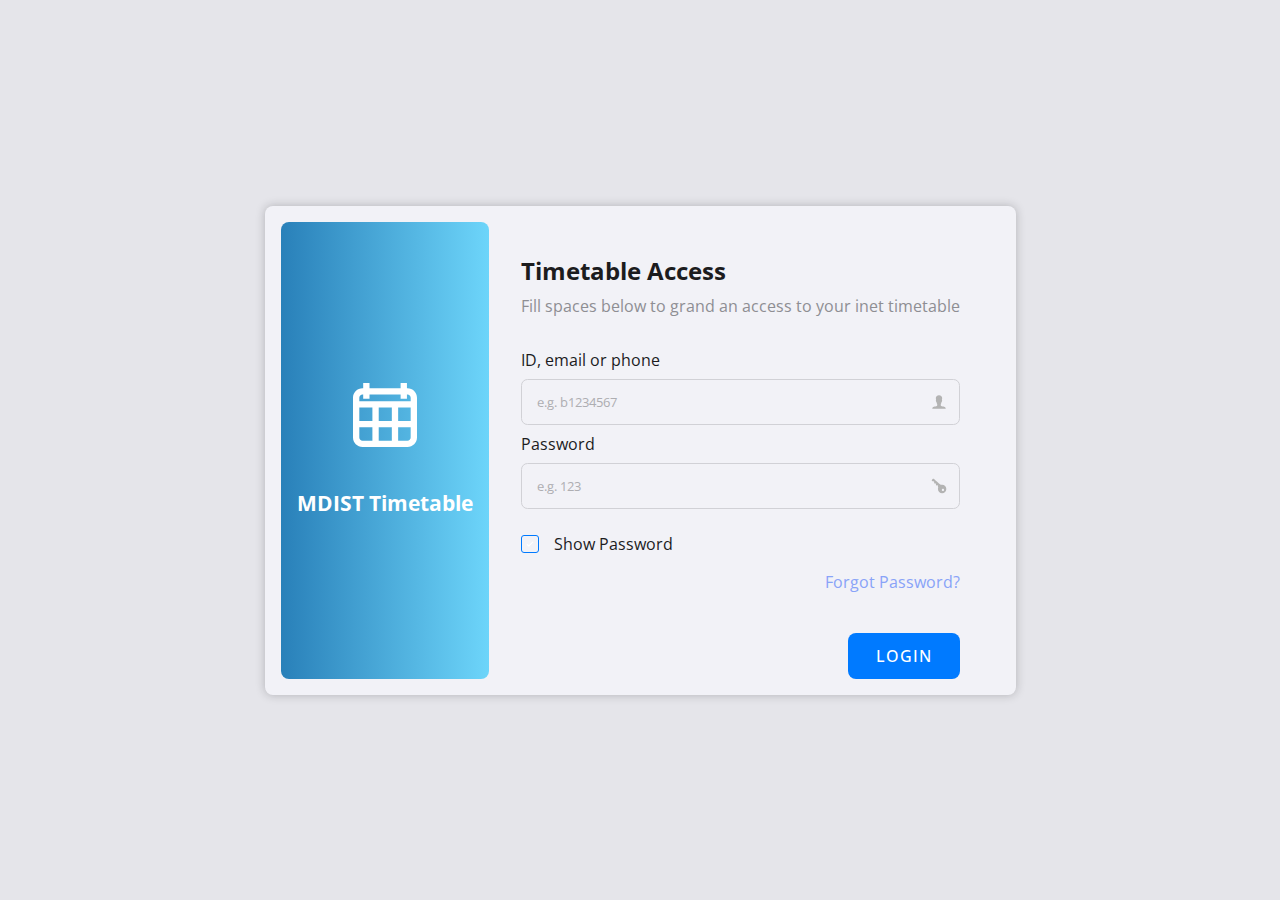
<file: index.html>
<!DOCTYPE html>
<html lang="en">

<head>
    <meta charset="UTF-8">
    <meta name="viewport" content="width=device-width, initial-scale=1.0">
    <title>MDIST Timetable</title>
    <link rel="preconnect" href="https://fonts.googleapis.com">
    <link rel="preconnect" href="https://fonts.gstatic.com" crossorigin>
    <link href="https://fonts.googleapis.com/css2?family=Open+Sans:wght@400;500;600;700&display=swap" rel="stylesheet">
    <link rel="shortcut icon" href="./assets/logos/favicon-circle.png" type="image/png"> 
    <link rel="apple-touch-icon" href="./assets/logos/favicon-curved.png" type="image/png">


    <link rel="stylesheet" href="./css/style.css">
    <link rel="stylesheet" href="./css/index.css">
    <script src="./js/script.js"></script>
    <script src="./js/index.js" defer></script>
</head>

<body>
    <header>
        <h1>Good <span class="salutation">Morning</span>, <br><span class="bold">&nbsp;</span></h1>
        <div class="avatar">
            <img src="" onerror="this.style.opacity = '0'" onload="this.style.opacity = '1'">
        </div>
    </header>
    <nav>
        <ul class="calendar">
            <div class="placer"></div>
            <li><button data-nav-dir="-1"><object data="./assets/icons/ios-arrow-back.svg" style="width: 24px; aspect-ratio: 1;"></object></button></li>
            <li><input type="radio" name="date" id="day-1"><label for="day-1" data-date class="bold"><span
                        class="date">18</span><span class="week-name medium">Mo</span></label></li>
            <li><input type="radio" name="date" id="day-2"><label for="day-2" data-date class="bold"><span
                        class="date">19</span><span class="week-name medium">Tu</span></label></li>
            <li><input type="radio" name="date" id="day-3"><label for="day-3" data-date class="bold"><span
                        class="date">20</span><span class="week-name medium">We</span></label></li>
            <li><input type="radio" name="date" id="day-4"><label for="day-4" data-date class="bold"><span
                        class="date">21</span><span class="week-name medium">Th</span></label></li>
            <li><input type="radio" name="date" id="day-5"><label for="day-5" data-date class="bold"><span
                        class="date">22</span><span class="week-name medium">Fr</span></label></li>
            <li><input type="radio" name="date" id="day-6"><label for="day-6" data-date class="bold"><span
                        class="date">23</span><span class="week-name medium">Sa</span></label></li>
            <li><input type="radio" name="date" id="day-7"><label for="day-7" data-date class="bold"><span
                        class="date">24</span><span class="week-name medium">Su</span></label></li>
            <li><button data-nav-dir="1"><object data="./assets/icons/ios-arrow-forward.svg" style="width: 24px; aspect-ratio: 1;"></object></button></li>
        </ul>
    </nav>
    <main>
        <div class="header">
            <h2 class="title bold" data-diff="0">Schedule Today</h2>
            <a href="./plans.html" class="plans">Show plans</a>
        </div>
        <div class="lessons" day="1">
            <div class="loader"><div class="bouncer" style="--i: 1"></div><div class="bouncer" style="--i: 2"></div><div class="bouncer" style="--i: 3"></div></div>
        </div>
        <div class="lessons" day="2">
            <div class="loader"><div class="bouncer" style="--i: 1"></div><div class="bouncer" style="--i: 2"></div><div class="bouncer" style="--i: 3"></div></div>
        </div>
        <div class="lessons" day="3">
            <div class="loader"><div class="bouncer" style="--i: 1"></div><div class="bouncer" style="--i: 2"></div><div class="bouncer" style="--i: 3"></div></div>
        </div>
        <div class="lessons" day="4">
            <div class="loader"><div class="bouncer" style="--i: 1"></div><div class="bouncer" style="--i: 2"></div><div class="bouncer" style="--i: 3"></div></div>
        </div>
        <div class="lessons" day="5">
            <div class="loader"><div class="bouncer" style="--i: 1"></div><div class="bouncer" style="--i: 2"></div><div class="bouncer" style="--i: 3"></div></div>
        </div>
        <div class="lessons" day="6">
            <div class="loader"><div class="bouncer" style="--i: 1"></div><div class="bouncer" style="--i: 2"></div><div class="bouncer" style="--i: 3"></div></div>
        </div>
        <div class="lessons" day="7"></div>
    </main>

    <footer>
        <p>To contact or report a bug: <a href="https://t.me/MDIST_Timetable" target="_blank">Telegram Channel</a></p>
    </footer>

    <template id="lesson">
        <div class="lesson">
            <div class="data">
                <h2 class="name bold"></h2>
                <span class="type" type=""></span>
                <time class="medium"></time>
                <div class="check"><span class="in">--:--</span> — <span class="out">--:--</span></div>
            </div>
            <div class="data">
                <h3 class="teacher semi-bold"></h3>
                <div class="venue">Venue: <span class="room medium"></span></div>
            </div>
        </div>
    </template>
</body>

</html>
</file>
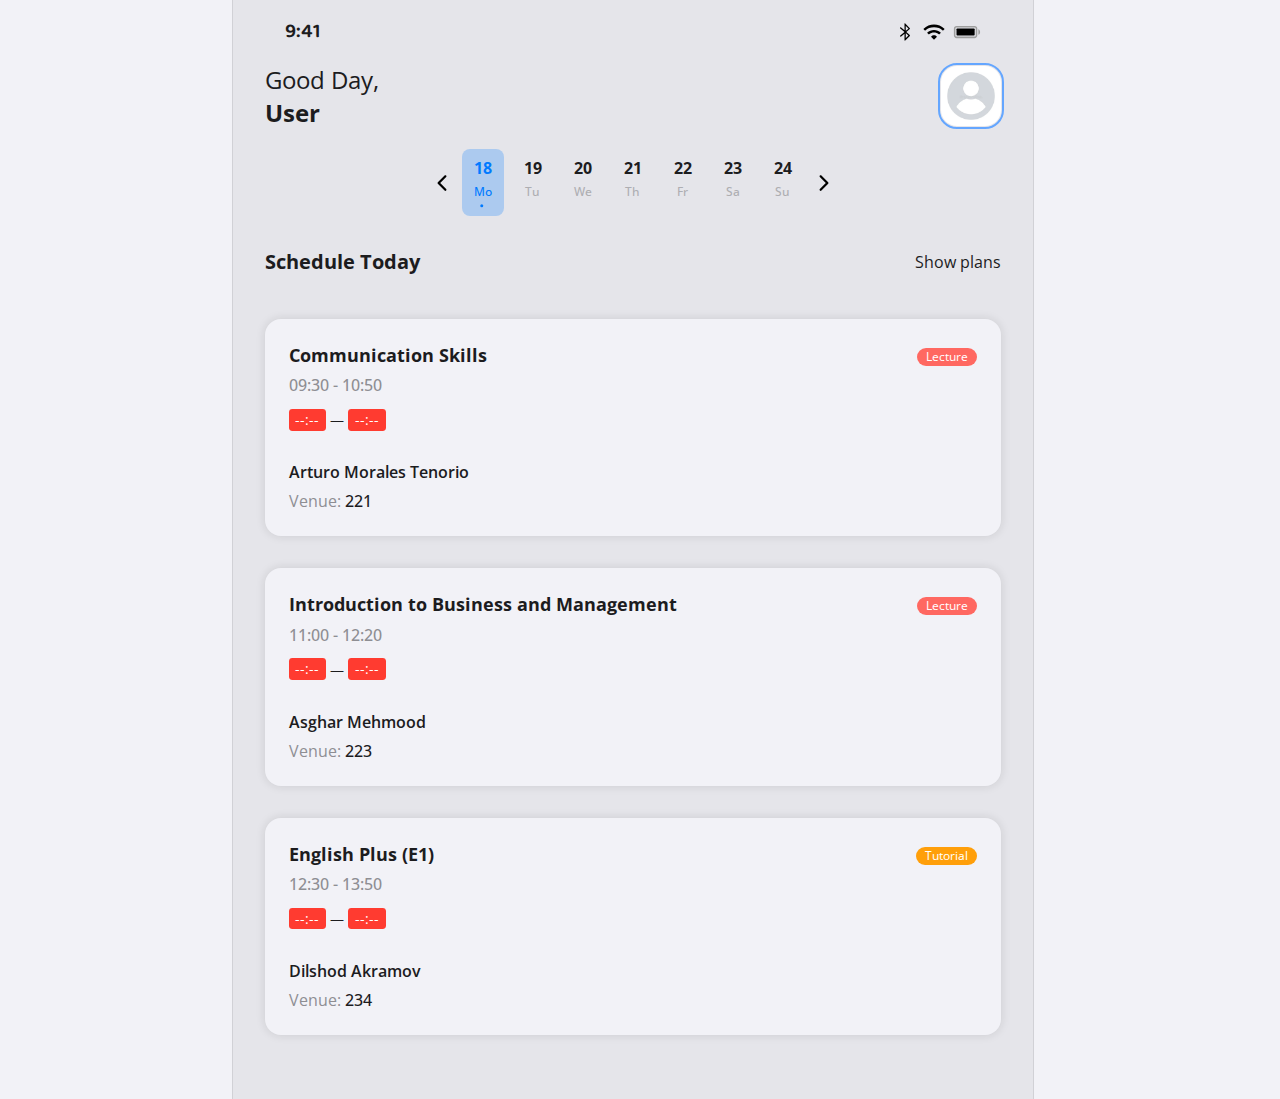
<file: demo.html>
<!DOCTYPE html>
<html lang="en">

<head>
    <meta charset="UTF-8">
    <meta name="viewport" content="width=device-width, initial-scale=1.0">
    <title>DEMO - MDIST Timetable</title>
    <link rel="preconnect" href="https://fonts.googleapis.com">
    <link rel="preconnect" href="https://fonts.gstatic.com" crossorigin>
    <link href="https://fonts.googleapis.com/css2?family=Baloo+Bhai+2:wght@600&family=Open+Sans:wght@400;500;600;700&display=swap" rel="stylesheet">
    <link rel="shortcut icon" href="./assets/logos/favicon-circle.png" type="image/png"> 
    <link rel="apple-touch-icon" href="./assets/logos/favicon-curved.png" type="image/png">


    <link rel="stylesheet" href="./css/style.css">
    <link rel="stylesheet" href="./css/index.css">
</head>
<body onload="alert('This is not an actual website. This page is used for demo purposes.')" style="padding-top: 0;">
    <div class="ios-nav" style="padding-inline: 1em;margin-block: .75em;display: flex;align-items: center;justify-content: space-between; font-family: 'Baloo Bhai 2'; font-weight: 600; font-size: 20px;">
        <div class="ios-time">9:41</div>
        <div class="ios-icons" style="display: flex;gap: .35em;align-items: center;">
            <object data="./assets/demo/ios-bluetooth.svg" style="filter: var(--clr-text-nav-icon);"></object>
            <object data="./assets/demo/ios-wifi.svg" style="filter: var(--clr-text-nav-icon);"></object>
            <object data="./assets/demo/ios-battery-full.svg" style="filter: var(--clr-text-nav-icon);"></object>
        </div>
    </div>
    <header>
        <h1>Good <span class="salutation">Day</span>, <br><span class="bold">User</span></h1>
        <div class="avatar">
            <img src="./assets/demo/avatar.jpg" onerror="this.style.opacity = '0'" onload="this.style.opacity = '1'">
        </div>
    </header>
    <nav>
        <ul class="calendar">
            <li><button data-nav-dir="-1"><object data="./assets/icons/ios-arrow-back.svg"
                        style="width: 24px; aspect-ratio: 1;"></object></button></li>
            <li style="border-radius: 0.5em;background-color: var(--clr-bg-placer);"><input type="radio" name="date"
                    id="day-1" class="today" checked><label for="day-1" data-date class="bold"><span
                        class="date">18</span><span class="week-name medium">Mo</span></label></li>
            <li><input type="radio" name="date" id="day-2"><label for="day-2" data-date class="bold"><span
                        class="date">19</span><span class="week-name medium">Tu</span></label></li>
            <li><input type="radio" name="date" id="day-3"><label for="day-3" data-date class="bold"><span
                        class="date">20</span><span class="week-name medium">We</span></label></li>
            <li><input type="radio" name="date" id="day-4"><label for="day-4" data-date class="bold"><span
                        class="date">21</span><span class="week-name medium">Th</span></label></li>
            <li><input type="radio" name="date" id="day-5"><label for="day-5" data-date class="bold"><span
                        class="date">22</span><span class="week-name medium">Fr</span></label></li>
            <li><input type="radio" name="date" id="day-6"><label for="day-6" data-date class="bold"><span
                        class="date">23</span><span class="week-name medium">Sa</span></label></li>
            <li><input type="radio" name="date" id="day-7"><label for="day-7" data-date class="bold"><span
                        class="date">24</span><span class="week-name medium">Su</span></label></li>
            <li><button data-nav-dir="1"><object data="./assets/icons/ios-arrow-forward.svg"
                        style="width: 24px; aspect-ratio: 1;"></object></button></li>
        </ul>
    </nav>
    <main>
        <div class="header">
            <h2 class="title bold" data-diff="0">Schedule Today</h2>
            <a href="./plans.html" class="plans">Show plans</a>
        </div>
        <div class="lessons show" day="1">
            <div class="lesson">
                <div class="data">
                    <h2 class="name bold">Communication Skills</h2>
                    <span class="type" type="lecture">lecture</span>
                    <time class="medium">09:30 - 10:50</time>
                    <div class="check"><span class="in">--:--</span> — <span class="out">--:--</span></div>
                </div>
                <div class="data">
                    <h3 class="teacher semi-bold">Arturo Morales Tenorio</h3>
                    <div class="venue">Venue: <span class="room medium">221</span></div>
                </div>
            </div>
            <div class="lesson">
                <div class="data">
                    <h2 class="name bold">Introduction to Business and Management</h2>
                    <span class="type" type="lecture">lecture</span>
                    <time class="medium">11:00 - 12:20</time>
                    <div class="check"><span class="in">--:--</span> — <span class="out">--:--</span></div>
                </div>
                <div class="data">
                    <h3 class="teacher semi-bold">Asghar Mehmood</h3>
                    <div class="venue">Venue: <span class="room medium">223</span></div>
                </div>
            </div>
            <div class="lesson">
                <div class="data">
                    <h2 class="name bold">English Plus (E1)</h2>
                    <span class="type" type="tutorial">tutorial</span>
                    <time class="medium">12:30 - 13:50</time>
                    <div class="check"><span class="in">--:--</span> — <span class="out">--:--</span></div>
                </div>
                <div class="data">
                    <h3 class="teacher semi-bold">Dilshod Akramov</h3>
                    <div class="venue">Venue: <span class="room medium">234</span></div>
                </div>
            </div>
        </div>
</body>

</html>
</file>
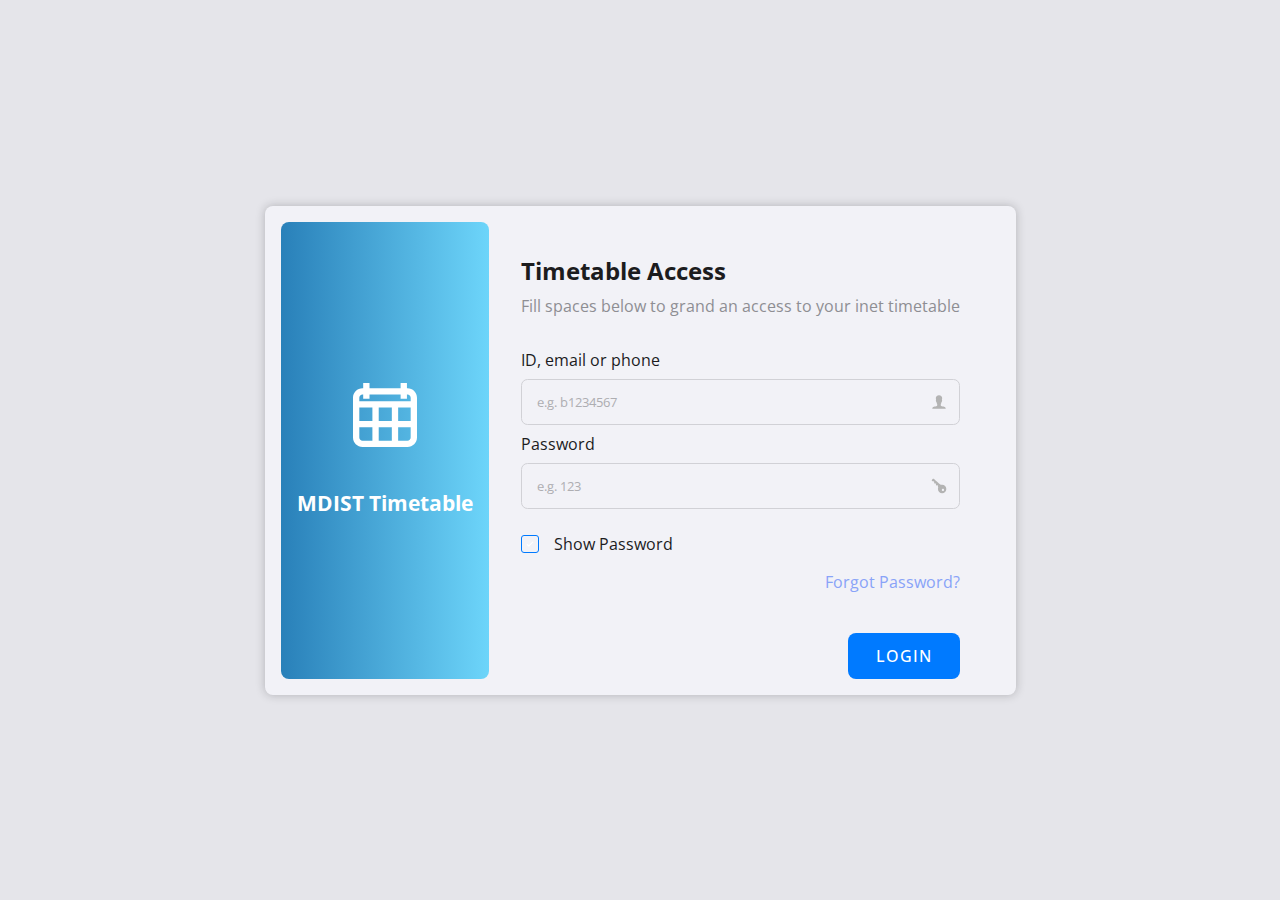
<file: login.html>
<!DOCTYPE html>
<html lang="en">

<head>
    <meta charset="UTF-8">
    <meta name="viewport" content="width=device-width, initial-scale=1.0">
    <title>Login | MDIST Timetable</title>
    <link rel="preconnect" href="https://fonts.googleapis.com">
    <link rel="preconnect" href="https://fonts.gstatic.com" crossorigin>
    <link href="https://fonts.googleapis.com/css2?family=Open+Sans:wght@400;500;600;700&display=swap" rel="stylesheet">
    <link rel="shortcut icon" href="./assets/logos/favicon-circle.png" type="image/png"> 
    <link rel="apple-touch-icon" href="./assets/logos/favicon-curved.png" type="image/png">

    <link rel="stylesheet" href="./css/style.css">
    <link rel="stylesheet" href="./css/login.css">

    <script src="./js/script.js"></script>
    <script src="./js/login.js" defer></script>
</head>

<body>
    
    
    <div class="form-center">
        <div class="stack">

            <div class="logo bold">
                <object data="./assets/icons/logo.svg" style="width: 64px; aspect-ratio: 1;"></object>
                MDIST Timetable
            </div>
        </div>
        <div class="stack">

            <h2 class="bold">Timetable Access</h2>
            <p>Fill spaces below to grand an access to your inet timetable</p>
            <form method="POST" id="user-login">
                <label for="username">ID, email or phone</label>
                <div class="input-control">
                    <input type="text" autocomplete="username" name="username" id="username" placeholder="e.g. b1234567">
                    <div class="icon">
                        <object data="./assets/icons/ios-person.svg" style="width: 18px; aspect-ratio: 1;"></object>
                    </div>
                </div>
                <label for="password">Password</label>
                <div class="input-control">
                    <input type="password" autocomplete="current-password" name="password" id="password" placeholder="e.g. 123">
                    <div class="icon">
                        <object data="./assets/icons/ios-key.svg" style="width: 18px; aspect-ratio: 1;"></object>
                    </div>
                </div>
                <div class="show-password">
                    <input type="checkbox" id="show-password">
                    <div class="checkbox"></div>
                    <label for="show-password">Show Password</label>
                </div>
                <a href="https://inet.mdis.uz/auth/forgot-password">Forgot Password?</a>
                <button type="submit">LOGIN</button>
            </form>
        </div>
    </div>
</body>

</html>
</file>
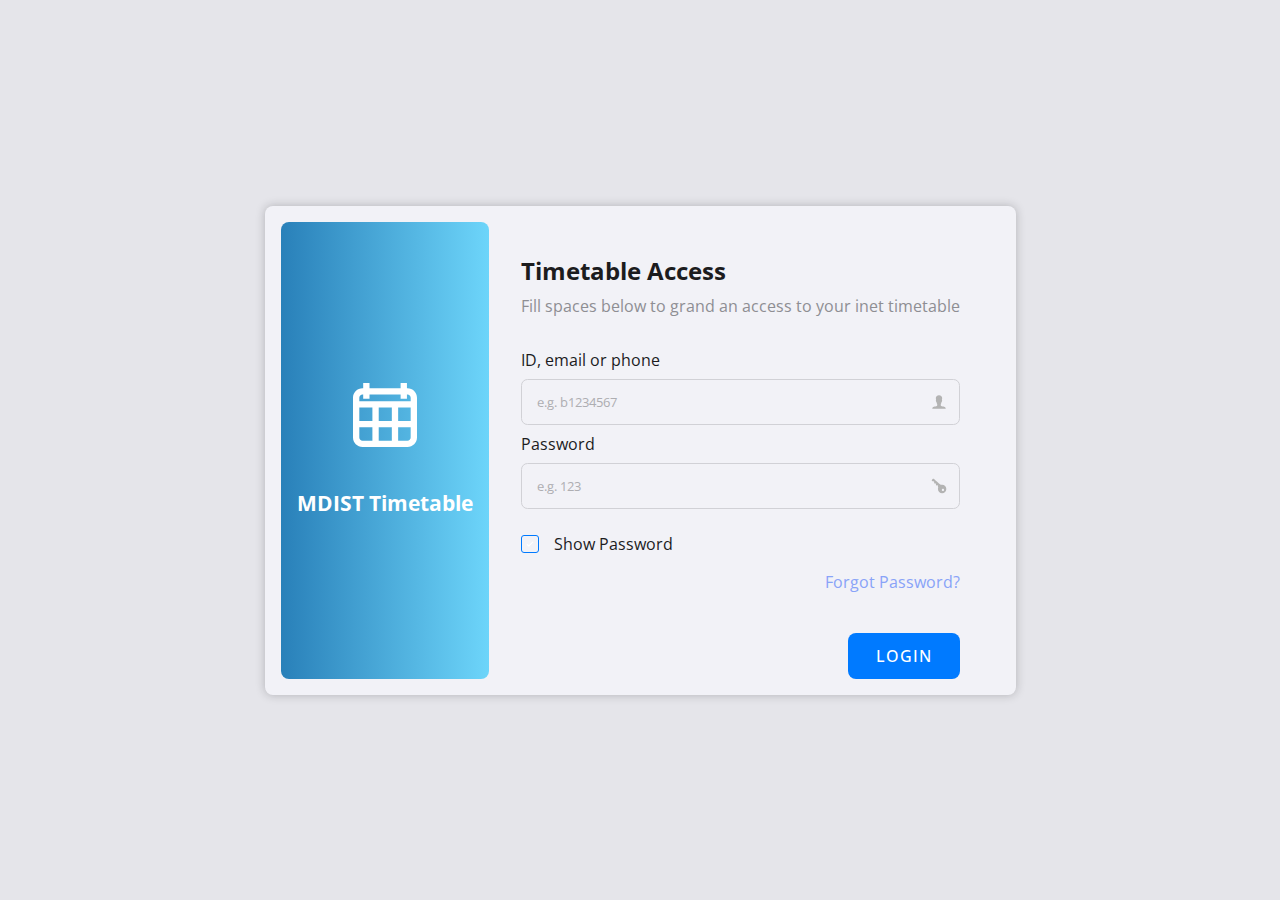
<file: plans.html>
<!DOCTYPE html>
<html lang="en">

<head>
    <meta charset="UTF-8">
    <meta name="viewport" content="width=device-width, initial-scale=1.0">
    <title>MDIST Plans</title>
    <link rel="preconnect" href="https://fonts.googleapis.com">
    <link rel="preconnect" href="https://fonts.gstatic.com" crossorigin>
    <link href="https://fonts.googleapis.com/css2?family=Open+Sans:wght@400;500;600;700&display=swap" rel="stylesheet">
    <link rel="shortcut icon" href="./assets/logos/favicon-circle.png" type="image/png"> 
    <link rel="apple-touch-icon" href="./assets/logos/favicon-curved.png" type="image/png">

    <link rel="stylesheet" href="./css/style.css">
    <link rel="stylesheet" href="./css/plans.css">

    <script src="./js/script.js"></script>
    <script src="./js/plans.js" defer></script>
</head>

<body>
    <header>
        <h1>Good <span class="salutation">Morning</span>, <br><span class="bold">&nbsp;</span></h1>
        <div class="avatar">
            <img src="" onerror="this.style.opacity = '0'" onload="this.style.opacity = '1'">
        </div>
        <div class="student-info">
            <p class="faculty">Faculty: <span class="semi-bold">Foundation Programme</span></p>
            <p class="group">Group: <span class="semi-bold">100</span></p>
        </div>
    </header>
    <main>
        <a href="./index.html"><object data="./assets/icons/ios-arrow-back.svg"
                style="width: 1em; aspect-ratio: 1; filter: var(--clr-text-nav-icon);"></object>Back to Timetable</a>

        <div class="absents">
            <h1>Your absents for</h1>
            <div class="selects">
                <div class="custom-select">
                    <h5 class="selected-value">2024-2025</h5>
                    <ul id="academic-year" style="--selected-item: 4">
                        <li value="81" data-semesters="[102, 121]">2020-2021</li>
                        <li value="121" data-semesters="[162, 163]">2021-2022</li>
                        <li value="141" data-semesters="[181, 182]">2022-2023</li>
                        <li value="165" data-semesters="[201, 202]">2023-2024</li>
                        <li value="182" data-semesters="[241, 242]" class="selected">2024-2025</li>
                    </ul>
                </div>
                <div class="custom-select">
                    <h5 class="selected-value">2-semester</h5>
                    <ul class="semester" id="semester" style="--selected-item: 1">
                        <li value="241">1-semester</li>
                        <li value="242" class="selected">2-semester</li>
                    </ul>
                </div>
            </div>
            <div class="absents-container"></div>
        </div>
    </main>

    <footer>
        <p>To contact or report a bug: <a href="https://t.me/MDIST_Timetable" target="_blank">Telegram Channel</a></p>
    </footer>

    <template id="attendances">
        <div class="absent">
            <div class="heading-info">
                <h4 class="name"></h4>
                <h5 class="count"></h5>
            </div>
            <ul class="detailed-info">
                <li data-cell="module code"></li>
                <li data-cell="total lessons"></li>
                <li data-cell="total hours"></li>
                <li data-cell="seminar hours"></li>
                <li data-cell="lecture hours"></li>
                <!-- <button class="check-attendances">Check Attendances</button> -->
            </ul>
            <button class="show-info more" data-module-id="">Show More</button>
        </div>
    </template>

</body>

</html>
</file>
<file: css/style.css>
*,
*::before,
*::after {
    margin: 0;
    padding: 0;
    font: inherit;
    box-sizing: border-box;
    touch-action: pan-y;

}


html {
    scrollbar-gutter: stable;
    scroll-behavior: smooth;
    overflow-x: hidden;
}


body {
    min-height: 100dvh;
    overflow-x: hidden;
}

ul:not([role=list]),
ol:not([role=list]) {
    list-style: none;
}

picture,
img,
object,
figure {
    display: block;
}

object,
figure {
    pointer-events: none;
}

input[type=text],
input[type=number],
input[type=password],
input[type=search],
input[type=email] {
    border: 0;
    outline: transparent;
    background-color: inherit;
    width: 100%;
}

button {
    border: 0;
    outline: transparent;
    background-color: transparent;
    cursor: pointer;
    -webkit-tap-highlight-color: transparent;
}

a {
    text-decoration: none;
    color: inherit;
    -webkit-tap-highlight-color: transparent;
}

.text-center {
    text-align: center;
}

.medium {
    font-weight: 500;
}

.semi-bold {
    font-weight: 600;
}

.bold {
    font-weight: 700;
}


:root {
    --clr-bg-body: #E5E5EA;
    --clr-bg-html: #F2F2F7;
    --clr-text-body: #1C1C1E;
    --clr-primary: #007AFF;
    --clr-bg-placer: color-mix(in lab, var(--clr-primary) 25%, transparent);
    --clr-bg-lesson-lecture: #FF6861;
    --clr-bg-lesson-tutorial: #FF9F0A;
    --clr-bg-lesson-event: #30DB5B;
    --clr-text-lesson-time: #8E8E93;
    --clr-check-in-false: #FF3B30;
    --clr-check-in-true: #34C759;
    --clr-weekname: #AEAEB2;
    --clr-outline-body: #D1D1D6;
    --clr-white: #fff;
    
    
    --url-icon-checkmark: url(../assets/icons/ios-checkmark-light.svg);
    --url-icon-dropdown: url(../assets/icons/ios-arrow-down-light.svg);
    --url-icon-dropup: url(../assets/icons/ios-arrow-up-light.svg);
}

@media (prefers-color-scheme: dark) {
    :root {
        --clr-weekname: #636366;
        --clr-bg-body: #2C2C2E;
        --clr-bg-html: #1C1C1E;
        --clr-primary: #0A84FF;
        --clr-outline-body: #3A3A3C;
        --clr-text-body: hsl(0, 0%, 100%);
        --clr-bg-placer: color-mix(in lab, var(--clr-primary) 20%, transparent);
        --clr-text-nav-icon: contrast(0) brightness(2);
        --url-icon-checkmark: url(../assets/icons/ios-checkmark-dark.svg);
        --url-icon-dropdown: url(../assets/icons/ios-arrow-down-dark.svg);
        --url-icon-dropup: url(../assets/icons/ios-arrow-up-dark.svg);
    }
}

html {
    background-color: var(--clr-bg-html);
}

body {
    font-family: 'Open Sans', system-ui, sans-serif;
    padding: 2em;
    max-width: 800px;
    margin-inline: auto;
    background-color: var(--clr-bg-body);
    outline: 1px solid var(--clr-outline-body);
    color: var(--clr-text-body);
}


header {
    display: grid;
    grid-template-columns: 1fr auto;
    align-items: center;
    gap: .5em 2em;
}

header>h1 {
    font-size: 1.5em;
}

header span.bold {
    text-transform: capitalize;
}

header>.avatar {
    outline: 2px solid color-mix(in oklab, var(--clr-primary) 70%, white);
    outline-offset: 1px;
    border-radius: 1em;
}

header img {
    width: 3.75em;
    aspect-ratio: 1;
    border-radius: inherit;
    background-color: var(--clr-text-lesson-time);
    transition: opacity 300ms linear;
}

header .student-info {
    font-size: .85em;
    display: flex;
    flex-direction: column;
    gap: .5em;
    color: var(--clr-text-lesson-time);
}

.student-info span {
    color: var(--clr-text-body);
    text-transform: capitalize;
}

.alert-h3 {
    font-size: 1.125em;
    font-weight: 700;
    text-align: center;
}


footer {
    margin-top: 1.5em;
    font-size: .75em;
}

footer a {
    color: var(--clr-primary);
}


@media (max-width: 420px) {
    body {
        font-size: 13px;
    }
}

@media (max-width: 340px) {
    nav {
        font-size: 11px;
    }
}
</file>
<file: css/index.css>
body {
    display: flex;
    flex-direction: column;
}



nav {
    margin-block: 1.25em;
}

.calendar {
    position: relative;
    display: flex;
    gap: .5em;
    justify-content: center;
    user-select: none;
    -webkit-tap-highlight-color: transparent;
}

.calendar>.placer {
    position: absolute;
    border-radius: .5em;
    background-color: var(--clr-bg-placer);
    transition: 150ms ease-in-out;
}

.calendar input[type=radio] {
    appearance: none;
    -webkit-appearance: none;
    display: none;
}

.calendar > li {
    display: grid;
    place-items: var(--clr-check-in-true);
}

.calendar li object {
    filter: var(--clr-text-nav-icon);
}

.calendar label {
    --padding-bottom: 1em;
    position: relative;
    display: flex;
    flex-direction: column;
    align-items: center;
    gap: .25em;
    padding: .5em .75em var(--padding-bottom) .75em;
    cursor: pointer;
    transition: color 150ms ease-in-out;
}

.calendar input[type=radio]:checked+label {
    color: var(--clr-primary);
}

.calendar input[type=radio].today+label::before {
    position: absolute;
    content: "";
    width: 3px;
    aspect-ratio: 1;
    background-color: var(--clr-weekname);
    border-radius: 50%;
    bottom: calc(var(--padding-bottom) / 2);
    translate: -25% -25%;
    transition: background-color 150ms ease-in-out;
}

.calendar input[type=radio].today:checked+label::before {
    background-color: var(--clr-primary);
}

.calendar input[type=radio]:checked+label>span.week-name {
    color: var(--clr-primary);
}

span.week-name {
    font-size: .75em;
    color: var(--clr-weekname);
    transition: color 150ms ease-in-out;
}

main {
    flex: 1;
    display: grid;
    grid-template-rows: auto 1fr;
    align-items: start;
}

main>.header {
    display: flex;
    justify-content: space-between;
    align-items: center;
    margin-block: .75em;
}

.header > h2.title {
    font-size: 1.25em;
    text-transform: capitalize;
}

main > .lessons {
    margin-block: 2em;
    display: none;
    gap: 2em;
    justify-items: center;
}

main > .lessons.show {
    display: grid;
}

.lessons > .title {
    font-size: 1.125em;
}



.lessons > .loader {
    display: flex;
    gap: .5em;
}

.loader > .bouncer {
    width: .75em;
    aspect-ratio: 1;
    background-color: var(--clr-primary);
    border-radius: 50%;
    filter: hue-rotate(calc(var(--i) * 20deg));
    animation: bounce 1.5s ease-in-out calc(var(--i) * 150ms) infinite,
    show-up 1s linear;
}


@keyframes bounce {
    0%, 100% {
        transform: translateY(0);
    }
    50% {
        transform: translateY(2em);
    }
}

@keyframes show-up {
    0%, 75% {
        opacity: 0;
    }
    100% {
        opacity: 1;
    }
}



.lesson {
    width: 100%;
    padding: 1.5em;
    display: grid;
    gap: 2em;
    border-radius: 1em;
    box-shadow: 0 0 10px color-mix(in lab, var(--clr-text-body) 12.5%, transparent);
    background-color: var(--clr-bg-html);
}

.lesson.cancel {
    background-color: color-mix(in lab, var(--clr-check-in-false) 30%, var(--clr-bg-html));
}

.lesson>.data {
    display: grid;
    gap: .45em;
    grid-template-columns: 1fr auto;
}


.data>.name {
    font-size: 1.125em;
    text-wrap: balance;
}

.data>.type {
    font-size: 0.75em;
    line-height: 1;
    height: fit-content;
    padding: .25em .75em;
    color: white;
    border-radius: 50vw;
    margin-top: 0.417em;
    text-transform: capitalize;
}

.data>.type[type=lecture] {
    background-color: var(--clr-bg-lesson-lecture);
}

.data>.type[type=tutorial] {
    background-color: var(--clr-bg-lesson-tutorial);
}

.data>.type[type=event] {
    background-color: var(--clr-bg-lesson-event);
}


.data>time {
    color: var(--clr-text-lesson-time);
}

.data>.check {
    margin-top: .5em;
    grid-column: span 2;
    font-size: .85em;
}

.check>.in,
.check>.out {
    line-height: 1;
    background-color: var(--clr-check-in-false);
    color: white;
    padding: .1em 0.5em;
    border-radius: .25em;
}

.check>.in.green,
.check>.out.green {
    background-color: var(--clr-check-in-true);
}

.data > .cancel {
    display: flex;
    grid-column: span 2;
    gap: .5em;
    color: var(--clr-check-in-false);
}

.data:last-child {
    grid-template-columns: auto;
}


.data:last-child > .venue {
    color: var(--clr-text-lesson-time);
}

.data:last-child > .venue .room {
    color: var(--clr-text-body);
}
</file>
<file: css/login.css>
html {
    scrollbar-gutter: auto;
}

body {
    display: grid;
    place-items: center;
    max-width: none;
    position: relative;
    isolation: isolate;
}

.form-center {
    display: flex;
    gap: 2em;
    background-color: var(--clr-bg-html);
    padding: 1em;
    border-radius: 0.5em;
    box-shadow: 0 0 10px color-mix(in lab, var(--clr-text-body) 25%, transparent);
}

.stack:first-child {
    padding: 1em;
    display: grid;
    box-sizing: border-box;
    background-image: linear-gradient(to right, #2980b9, #6dd5fa);
    border-radius: 0.5em;
}


.logo {
    display: flex;
    justify-content: center;
    font-size: 1.3em;
    gap: 2em;
    flex-direction: column;
    align-items: center;
    color: var(--clr-white);
}



.stack:last-child {
    display: grid;
    gap: .5em;
    padding: 2em 2.5em 0 0;
    z-index: 1;
}



@media (max-width: 825px) {
    .stack:first-child {
        position: absolute;
        inset: 0 0 auto 0;
        border-radius: 0;
        align-items: start;
        z-index: -1;
    }
    .logo {
        flex-direction: row;
    }
    .stack:last-child {
        padding: 1em;
    }
}

h2 {
    font-size: 1.5em;
}

p {
    color: var(--clr-text-lesson-time);
}

#user-login {
    margin-top: 1.5em;
    display: grid;
    gap: 0.5em;
}

#user-login > label {
    width: fit-content;
}

#user-login.error::before {
    content: "Username or password is incorrect!";
    text-align: center;
    font-size: .75em;
    color: var(--clr-check-in-false);
}


#user-login.error input {
    border-color: var(--clr-check-in-false) !important;

}

#user-login .input-control {
    display: grid;
    grid-template-areas: "stack";
    justify-items: end;
    align-items: center;
    font-size: .75em;
}

#user-login .input-control>* {
    grid-area: stack;
}

#user-login .input-control>input {
    width: 100%;
    box-sizing: border-box;
    font-family: inherit;
    padding: 1em 1.175em;
    border: 1px solid var(--clr-outline-body);
    color: var(--clr-text-body);
    border-radius: .5em;
    outline: none;
    font-size: 13px;
    padding-right: 3em;
}


#user-login .input-control>input::placeholder {
    color: var(--clr-weekname);
}


#user-login input:focus-visible {
    border-color: var(--clr-text-lesson-time);
}

#user-login input::placeholder {
    color: var(--clr-outline-body);
}

.input-control>.icon {
    padding-right: 1em;
}


.show-password {
    margin-top: 1em;
    display: flex;
    gap: 1em;
    align-items: center;
    margin-left: 1px;
}

#show-password {
    position: absolute;
    width: 1em;
    aspect-ratio: 1;
    -webkit-appearance: none;
    appearance: none;
    cursor: pointer;
}

#show-password + .checkbox {
    width: 1em;
    aspect-ratio: 1;
    outline: 1px solid var(--clr-primary);
    background-image: var(--url-icon-checkmark);
    border-radius: .125em;
    transition: background-color 150ms ease-in-out;
    pointer-events: none;
}

#show-password:checked + .checkbox {
    background-color: var(--clr-primary);
}

#user-login>a {
    width: fit-content;
    margin-left: auto;
    color: color-mix(in lab, var(--clr-primary) 60%, var(--clr-bg-body));
    margin-block: .5em 2em;
    text-decoration: none;
}

#user-login>button[type='submit'] {
    padding: .75em 1.75em;
    background-color: var(--clr-primary);
    border: none;
    border-radius: .5em;
    cursor: pointer;
    color: white;
    font-family: inherit;
    font-weight: 500;
    letter-spacing: 1px;
    width: fit-content;
    margin-left: auto;
}

#user-login>button[type='submit']:hover {
    filter: brightness(.9);
}
</file>
<file: css/plans.css>
main {
    margin-block: 2em;
}

main table {
    width: 100%;
}

main>a {
    display: flex;
    gap: .5em;
}

.absents {
    margin-block: 2em;
}

.absents h1 {
    font-size: 1.25em;
    font-weight: 700;
    text-align: center;
}


.selects {
    display: flex;
    gap: 3em;
    justify-content: center;
    align-items: flex-end;
}

.custom-select {
    position: relative;
    user-select: none;
}

.selected-value,
.selected-value+ul>li {
    padding: .5em 2.5em .5em .75em;
    cursor: pointer;
    -webkit-tap-highlight-color: transparent;
}

.selected-value.choosing-semester {
    font-size: .85em;
}

.selected-value+ul {
    position: absolute;
    top: calc(var(--selected-item) * -37.8px);
    border-radius: .25em;
    overflow: hidden;
    background-color: var(--clr-bg-body);
    box-shadow: 0 0 10px color-mix(in lab, var(--clr-text-body) 15%, var(--clr-bg-body));
    z-index: -1;
    display: none;
}

.selected-value+ul.selecting {
    display: block;
    z-index: 1;
}


.selected-value+ul>li:hover {
    background-color: color-mix(in lab, var(--clr-text-body) 5%, var(--clr-bg-body));
}

.selected-value+ul>li.selected {
    background-color: color-mix(in lab, var(--clr-text-body) 15%, var(--clr-bg-body));
}


.selected-value {
    position: relative;
    width: fit-content;
    outline: transparent;
    font-weight: 500;
    border-bottom: 1px solid var(--clr-text-lesson-time);
}

.selected-value::after {
    position: absolute;
    content: "";
    background-image: var(--url-icon-dropdown);
    width: 1em;
    aspect-ratio: 1;
    inset: 50% 0 auto auto;
    translate: -50% -50%;
}


.absents-container {
    margin-top: 2em;
    display: grid;
    gap: 2em;
}

.absent {
    width: 100%;
    padding: 1.5em;
    display: grid;
    grid-template-rows: auto 0fr auto;
    gap: 1em;
    border-radius: 1em;
    box-shadow: 0 0 10px color-mix(in lab, var(--clr-text-body) 12.5%, transparent);
    background-color: var(--clr-bg-html);
    transition: grid-template-rows 200ms ease-in-out;
}

.absent.detailed {
    grid-template-rows: auto 1fr auto;
}

.absent .heading-info {
    display: grid;
    grid-template-columns: 1fr auto;
    align-items: center;
    gap: .5em;
}

.absent .name {
    font-size: 1.25em;
    font-weight: 700;
    text-wrap: balance;
}


.absent .count {
    width: fit-content;
    font-size: .85em;
    padding: .25em 1em;
    border-radius: 100vw;
    color: var(--clr-white);
}

.absent .count.green {
    background-color: var(--clr-bg-lesson-event);
}

.absent .count.yellow {
    background-color: var(--clr-bg-lesson-tutorial);
}

.absent .count.red {
    background-color: var(--clr-bg-lesson-lecture);
}

.absent ul.detailed-info {
    margin-block: 0;
    display: grid;
    grid-template-columns: repeat(3, 1fr);
    font-weight: 600;
    gap: 1.5em .5em;
    overflow: hidden;
    transition: margin-block 200ms ease-in-out;
}

.absent.detailed ul.detailed-info {
    margin-block: 2em .5em;
    
}

.check-attendances {
    grid-column: 1 / -1;
    padding-block: .5em;
    border-radius: .5em;
    margin-bottom: 1em;
    font-weight: 500;
    color: var(--clr-white);
    background: var(--clr-primary);
}


.absent .show-info {
    font-size: .75em;
    position: relative;
    color: var(--clr-text-lesson-time);
    width: fit-content;
    margin-inline: auto;
    text-transform: uppercase;
    letter-spacing: 2px;
    padding-right: 2em;
}

.absent .show-info::after {
    position: absolute;
    content: "";
    width: 1em;
    aspect-ratio: 1;
    inset: 50% 0 auto auto;
    translate: -50% -50%;
    background-size: contain;
    filter: invert(.5);
}

.absent .show-info::after {
    background-image: var(--url-icon-dropup);
}

.absent .show-info.more::after {
    background-image: var(--url-icon-dropdown);
}

.absent ul.detailed-info>li {
    display: flex;
    flex-direction: column;
    align-items: center;
    justify-content: center;
    text-align: center;
    gap: .5em;
}


.absent ul.detailed-info>li::before {
    content: attr(data-cell);
    font-size: .85em;
    color: var(--clr-text-lesson-time);
    text-transform: capitalize;
    font-weight: 400;
}
</file>
